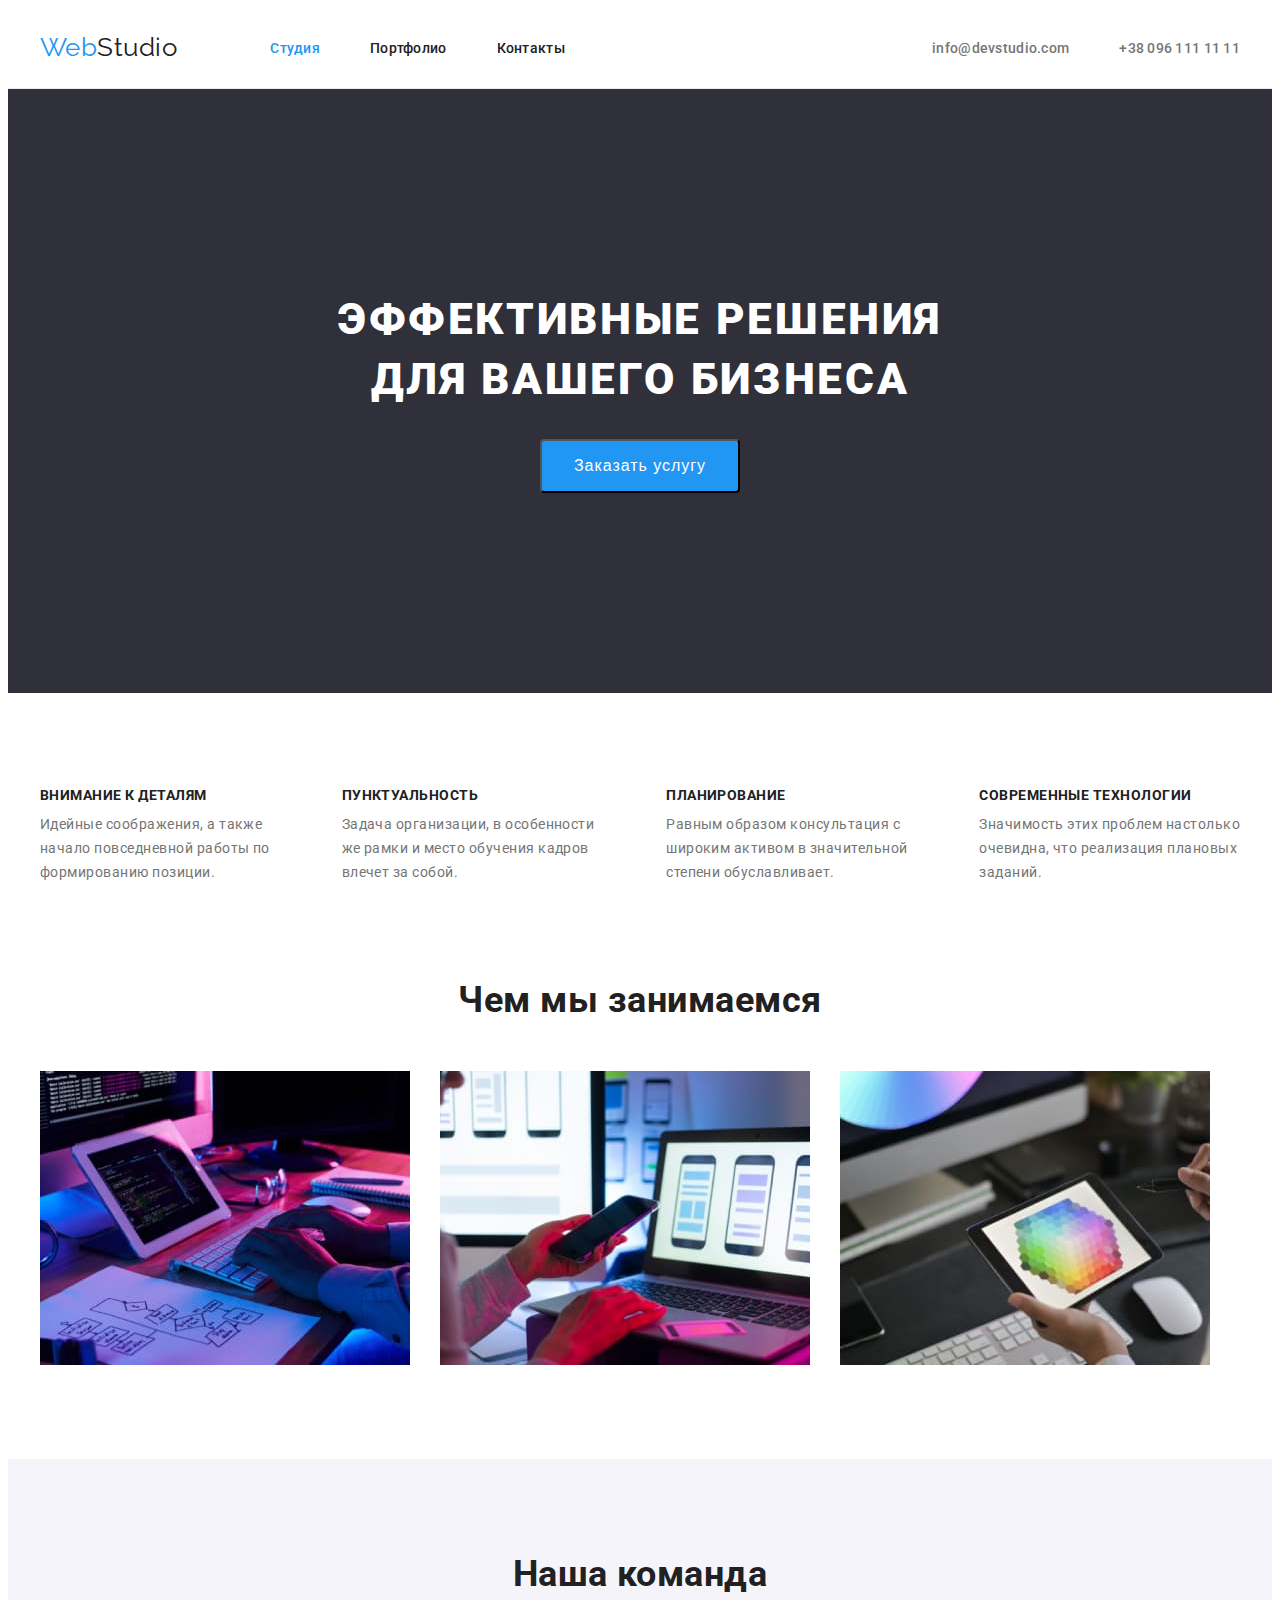
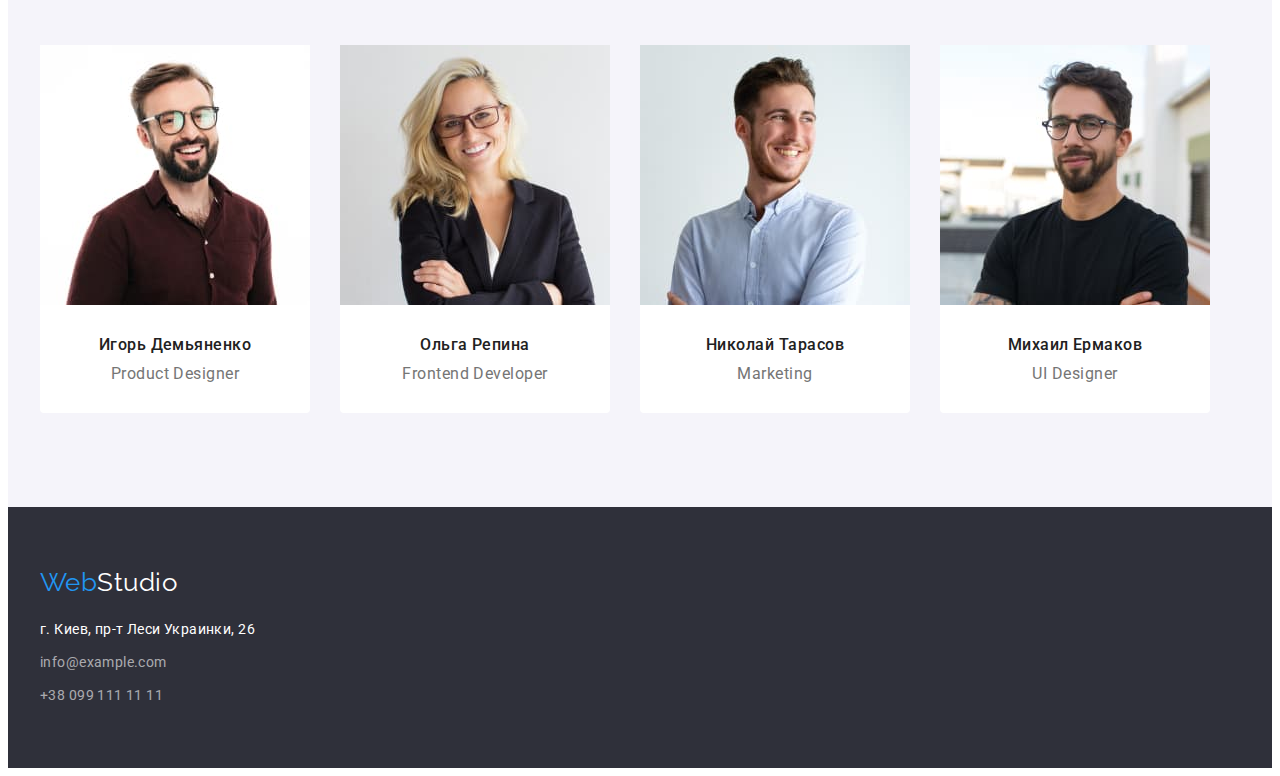
<file: index.html>
<!DOCTYPE html>
<html lang="ru">
<head>
    <meta charset="UTF-8">
    <meta http-equiv="X-UA-Compatible" content="IE=edge">
    <meta name="viewport" content="width=device-width, initial-scale=1.0">
    <title>Document</title>
    <link rel="stylesheet" href="https://cdnjs.cloudflare.com/ajax/libs/modern-normalize/1.1.0/modern-normalize.min.css"
        integrity="sha512-wpPYUAdjBVSE4KJnH1VR1HeZfpl1ub8YT/NKx4PuQ5NmX2tKuGu6U/JRp5y+Y8XG2tV+wKQpNHVUX03MfMFn9Q=="
        crossorigin="anonymous" referrerpolicy="no-referrer" />
    <link rel="stylesheet" href="./css/styles.css">
    <link rel="preconnect" href="https://fonts.googleapis.com">
    <link rel="preconnect" href="https://fonts.gstatic.com" crossorigin>
    <link href="https://fonts.googleapis.com/css2?family=Raleway:wght@700&family=Roboto:wght@400;500;700;900&display=swap"
        rel="stylesheet">
</head>
<body class="page">
    <header class="header"> 
    <div class="container header-container">
      <nav class="nav">  
        <a href="/" class="logo-link">
           Web<span>Studio</span>
        </a>
        <ul class="site-nav list">
            <li class="link-item current"><a href="" class="link">Студия</a></li>
            <li class="link-item"><a href="./portfolio.html" class="link">Портфолио</a></li>
            <li class="link-item"><a href="" class="link">Контакты</a></li>
        </ul>
      </nav> 
        <div class="header-connect">
        <ul class="contacts-header list">
            <li class="contacts-item"><a href="mailto:info@devstudio.com" class="link">info@devstudio.com</a></li>
            <li class="contacts-item"><a href="tel:+380961111111" class="link">+38 096 111 11 11</a></li>
        </ul>
        </div>
    </div>
    </header>
    <main>
        <section class="hero">
            <div class="container">
            <h1 class="hero-title">ЭФФЕКТИВНЫЕ РЕШЕНИЯ <br/> ДЛЯ ВАШЕГО БИЗНЕСА</h1>
            <button type="button" class="button">Заказать услугу</button>
            </div>
        </section>
        <section class="features">
            <div class="container">
            <ul class="features-list list">
                <li class="features-item">
                    <h2 class="features-title">Внимание к деталям</h2>
                    <p class="features-text">Идейные соображения, а также <br/> начало повседневной работы по <br/> формированию позиции.</p>
                </li>
                <li class="features-item">
                    <h2 class="features-title">Пунктуальность</h2>
                    <p class="features-text">Задача организации, в особенности <br/> же рамки и место обучения кадров <br/> влечет за собой.</p>
                </li>
                <li class="features-item">
                    <h2 class="features-title">Планирование</h2>
                    <p class="features-text">Равным образом консультация с <br/> широким активом в значительной <br/> степени обуславливает.</p>
                </li>
                <li class="features-item">
                    <h2 class="features-title">Современные технологии</h2>
                    <p class="features-text">Значимость этих проблем настолько <br/> очевидна, что реализация плановых <br/> заданий.</p>
                </li>
            </ul>
            </div>
        </section>
        <section class="section-about">
            <div class="container">
            <h2 class="section-title">Чем мы занимаемся</h2>
            <ul class="work-img list">
                <li class="img-item"><img src="./images/img-1.jpg" alt="человек печатает на клавиатуре" width="370"></li>
                <li class="img-item"><img src="./images/img-2.jpg" alt="человек за ноутбуком держит в руке смартфон" width="370"></li>
                <li class="img-item"><img src="./images/img-3.jpg" alt="человек работает на планшете" width="370"></li>
            </ul>
            </div>
        </section>
        <section class="section-team">
            <div class="container">
            <h2 class="section-title">Наша команда</h2>
            <ul class="team list">
                <li class="team-item">
                    <img class="team-img" src="./images/img-team-1.jpg" alt="мужчина с бородой и в очках улыбается" width="270">
                    <div class="team-container">
                    <h3 class="team-title">Игорь Демьяненко</h3>
                    <p class="team-text" lang="en">Product Designer</p>
                    </div>
                </li>
                <li class="team-item">
                    <img class="team-img" src="./images/img-team-2.jpg" alt="девушка блондинка в очках улыбается" width="270">
                    <div class="team-container">
                    <h3 class="team-title">Ольга Репина</h3>
                    <p class="team-text" lang="en">Frontend Developer</p>
                    </div>
                </li>
                <li class="team-item">
                    <img class="team-img" src="./images/img-team-3.jpg" alt="мужчина улыбается" width="270">
                    <div class="team-container">
                    <h3 class="team-title">Николай Тарасов</h3>
                    <p class="team-text" lang="en">Marketing</p>
                    </div>
                </li>
                <li class="team-item">
                    <img class="team-img" src="./images/img-team-4.jpg" alt="мужчина с бородой и в очках улыбается" width="270">
                    <div class="team-container">
                    <h3 class="team-title">Михаил Ермаков</h3>
                    <p class="team-text" lang="en">UI Designer</p>
                    </div>
                </li>
            </ul>
            </div>
        </section>
    </main>
    <footer class="footer">
        <div class="container">
        <a href="/" class="logo-link">
             Web<span>Studio</span>
        </a>
        <address class="nav">
            <ul class="contacts-footer list">
                <li class="contact-item">
                    <a class="address" href="https://goo.gl/maps/2gkyWeUbLo5GTh3J6">г. Киев, пр-т Леси Украинки, 26</a>
                </li>
                <li class="contact-item">
                    <a href="maito:info@example.com" class="item">info@example.com</a>
                </li>
                <li class="contact-item">
                    <a href="tel:+380991111111" class="item">+38 099 111 11 11</a>
                </li>
            </ul>
        </address>
        </div>
    </footer>
</body>
</html>
</file>
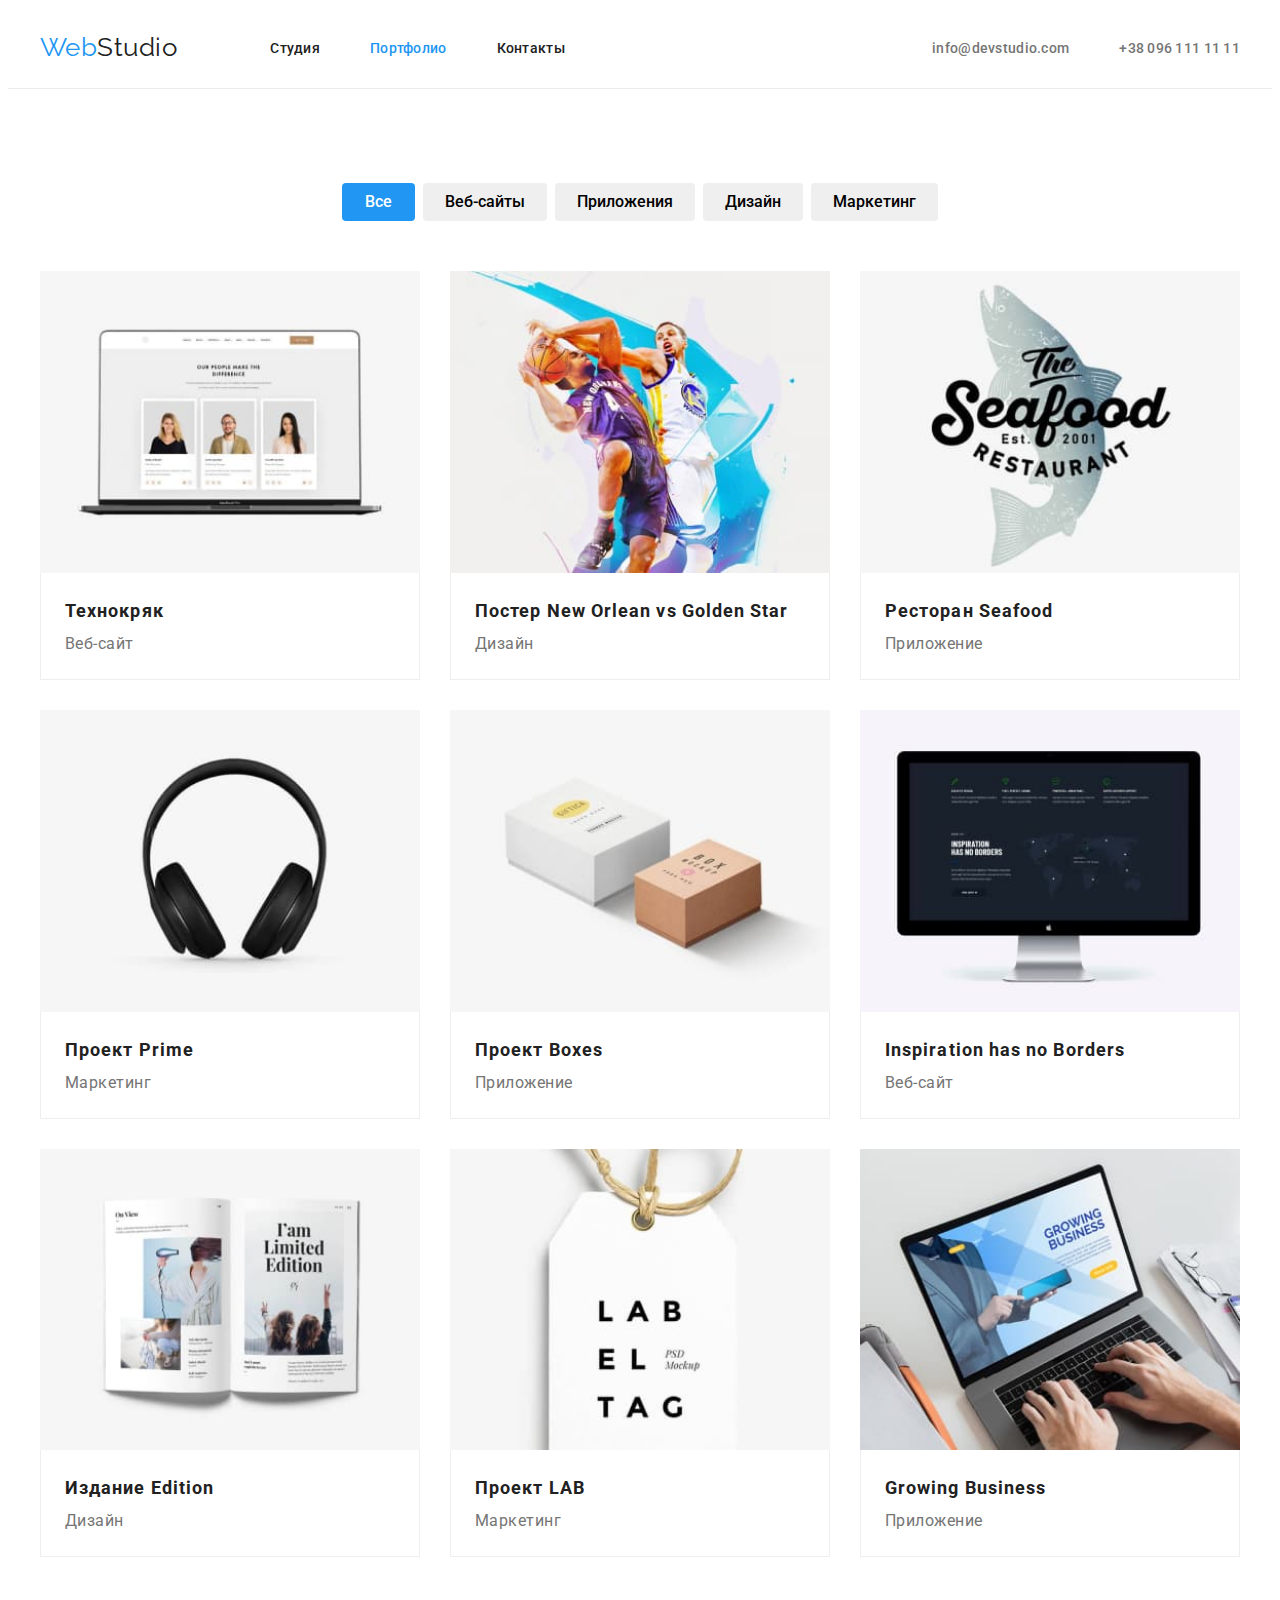
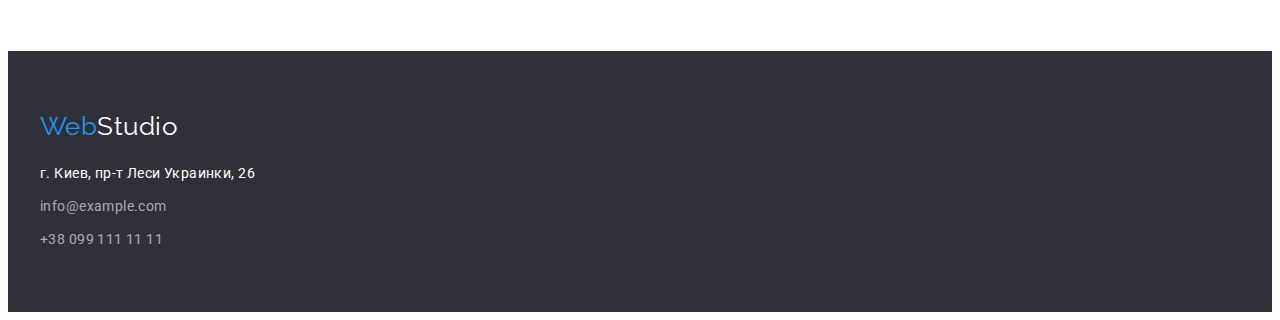
<file: portfolio.html>
<!DOCTYPE html>
<html lang="en">
<head>
    <meta charset="UTF-8">
    <meta http-equiv="X-UA-Compatible" content="IE=edge">
    <meta name="viewport" content="width=device-width, initial-scale=1.0">
    <title>Document</title>
    <link rel="stylesheet" href="https://cdnjs.cloudflare.com/ajax/libs/modern-normalize/1.1.0/modern-normalize.min.css"
        integrity="sha512-wpPYUAdjBVSE4KJnH1VR1HeZfpl1ub8YT/NKx4PuQ5NmX2tKuGu6U/JRp5y+Y8XG2tV+wKQpNHVUX03MfMFn9Q=="
        crossorigin="anonymous" referrerpolicy="no-referrer" />
    <link rel="stylesheet" href="./css/styles.css">
    <link rel="preconnect" href="https://fonts.googleapis.com">
    <link rel="preconnect" href="https://fonts.gstatic.com" crossorigin>
    <link href="https://fonts.googleapis.com/css2?family=Raleway:wght@700&family=Roboto:wght@400;500;700;900&display=swap"
        rel="stylesheet">
</head>
<body class="page">
    <header class="header">
        <div class="container header-container">
        <nav class="nav">
            <a href="/" class="logo-link">
            Web<span>Studio</span>
            </a>
            <ul class="site-nav list">
                <li class="link-item"><a href="./index.html" class="link">Студия</a></li>
                <li class="link-item current"><a href="" class="link">Портфолио</a></li>
                <li class="link-item"><a href="" class="link">Контакты</a></li>
            </ul>
        </nav>
        <div class="header-connect">
        <ul class="contacts-header list">
            <li class="contacts-item"><a href="mailto:info@devstudio.com" class="link">info@devstudio.com</a></li>
            <li class="contacts-item"><a href="tel:+380961111111" class="link">+38 096 111 11 11</a></li>
        </ul>
        </div>
        </div>
    </header>
    <main>
        <section class="section-portfolio">
            <h1 style="display: none;">Проекты</h1>
            <div class="container portfolio-container">
            <ul class="filter list">
                <li class="filter-item">
                    <button class="button primary-botton" type="button">Все</button>
                </li>
                <li class="filter-item">
                    <button class="button" type="button">Веб&#8209;сайты</button>
                </li>
                <li class="filter-item">    
                    <button class="button" type="button">Приложения</button>
                </li>
                <li class="filter-item">    
                    <button class="button" type="button">Дизайн</button>
                </li>
                <li class="filter-item">   
                    <button class="button" type="button">Маркетинг</button>
                </li>
            </ul>
            <ul class="portfolio list">
                <li class="portfolio-item">
                    <a href="">
                    <img src="./images/img-work-1.jpg" alt="наша команда" width="370">
                    <div class="box">
                        <h2 class="portfolio-title">Технокряк</h2>
                        <p class="portfolio-text">Веб-сайт</p>
                    </div>
                    </a>
                </li>
                <li class="portfolio-item">
                    <a href="">
                    <img src="./images/img-work-2.jpg" alt="спортсмены играют в баскетбол" width="370">
                    <div class="box">
                        <h2 class="portfolio-title">Постер <span lang="en">New Orlean vs Golden Star</span></h2>
                        <p class="portfolio-text">Дизайн</p>
                    </div>
                    </a>
                </li>
                <li class="portfolio-item">
                    <a href="">
                    <img src="./images/img-work-3.jpg" alt="эмблема ресторана - рыба" width="370">
                    <div class="box">
                        <h2 class="portfolio-title">Ресторан <span lang="en">Seafood</span></h2>
                        <p class="portfolio-text">Приложение</p>
                    </div>
                    </a>
                </li>
                <li class="portfolio-item">
                    <a href="">
                    <img src="./images/img-work-4.jpg" alt="наушники" width="370">
                    <div class="box">
                        <h2 class="portfolio-title">Проект <span lang="en">Prime</span></h2>
                        <p class="portfolio-text">Маркетинг</p>
                    </div>
                    </a>
                </li>
                <li class="portfolio-item">
                    <a href="">
                    <img src="./images/img-work-5.jpg" alt="коробки" width="370">
                    <div class="box">
                        <h2 class="portfolio-title">Проект <span lang="en">Boxes</span></h2>
                        <p class="portfolio-text">Приложение</p>
                    </div>
                    </a>
                </li>
                <li class="portfolio-item">
                    <a href="">
                    <img src="./images/img-work-6.jpg" alt="компьютер" width="370">
                    <div class="box">
                        <h2 class="portfolio-title" lang="en">Inspiration has no Borders</h2>
                        <p class="portfolio-text">Веб-сайт</p>
                    </div>
                    </a>
                </li>
                <li class="portfolio-item">
                    <a href="">
                    <img src="./images/img-work-7.jpg" alt="журнал" width="370">
                    <div class="box">
                        <h2 class="portfolio-title">Издание <span lang="en">Edition</span></h2>
                        <p class="portfolio-text">Дизайн</p>
                    </div>
                    </a>
                </li>
                <li class="portfolio-item">
                    <a href="">
                    <img src="./images/img-work-8.jpg" alt="бирка" width="370">
                    <div class="box">
                        <h2 class="portfolio-title">Проект <span lang="en">LAB</span></h2>
                        <p class="portfolio-text">Маркетинг</p>
                    </div>
                    </a>
                </li>
                <li class="portfolio-item">
                    <a href="">
                    <img src="./images/img-work-9.jpg" alt="ноутбук" width="370">
                    <div class="box">
                        <h2 class="portfolio-title" lang="en">Growing Business</h2>
                        <p class="portfolio-text">Приложение</p>
                    </div>
                    </a>
                </li>
            </ul>
            </div>
        </section>
    </main>
    <footer class="footer">
        <div class="container">
        <a class="logo-link" href="/">
            Web<span>Studio</span>
        </a>
        <address>
            <ul class="contacts-footer list">
                <li class="contact-item">
                    <a class="address" href="https://goo.gl/maps/2gkyWeUbLo5GTh3J6">г. Киев, пр-т Леси Украинки, 26</a>
                </li>
                <li class="contact-item">
                    <a href="maito:info@example.com" class="item">info@example.com</a>
                </li>
                <li class="contact-item">
                    <a href="tel:+380991111111" class="item">+38 099 111 11 11</a>
                </li>
            </ul>
        </address>
        </div>
    </footer>
</body>
</html>
</file>
<file: css/styles.css>
:root {
  --first-text-color: #212121;
  --first-background-color: #ffffff;
  --second-background-color: #2f303a;
  --secondary-text-color: #757575;
  --accent-color: #2196f3;
}

p,
h1,
h2,
h3,
h4,
h5,
h6 {
  margin: 0;
}
ul {
  margin: 0;
  padding: 0;
}
img {
  display: block;
  width: 100%;
  height: auto;
}
button {
  cursor: pointer;
}

body {
  background-color: var(--first-background-color);
  color: var(--first-text-color);
  font-family: Roboto, sans-serif;
  letter-spacing: 0.03em;
}
.container {
  width: 1200px;
  padding-left: 15px;
  padding-right: 15px;
  margin: 0 auto;
}

/*------------------HEADER-------------------*/

.header {
  padding-top: 24px;
  padding-bottom: 25px;
  border-bottom: 1px solid #ececec;
}
.header-container {
  display: flex;
  align-items: center;
}
.nav {
  display: flex;
  align-items: center;
}
.header-connect {
  margin-left: auto;
}
.logo-link {
  font-family: Raleway;
  font-size: 26px;
  line-height: calc(31 / 26);
  color: var(--accent-color);
  text-decoration: none;
  margin-right: 93px;
}
.header span {
  color: var(--first-text-color);
}
.site-nav,
.contacts-header {
  display: flex;
}
.site-nav .link,
.contacts-header .link,
.contacts-footer .link {
  color: inherit;
  font-weight: 500;
  font-size: 14px;
  line-height: calc(16 / 14);
  letter-spacing: 0.02em;
  text-decoration: none;
}
.contacts-header .link,
.contacts-footer .link {
  color: var(--secondary-text-color);
}
.site-nav .link-item {
  margin-right: 50px;
}
.site-nav .link-item:last-child {
  margin-right: 0;
}
.contacts-item:not(:last-child) {
  margin-right: 50px;
}
.site-nav .link:hover,
.contacts-header .link:hover,
.contacts-footer .link:hover,
.site-nav .link:focus,
.contacts-header .link:focus,
.contacts-footer .link:focus {
  color: var(--accent-color);
}
.contacts-header a:hover,
.contacts-footer a:hover,
.contacts-header a:focus,
.contacts-footer a:focus {
  color: var(--accent-color);
}
.current {
  color: var(--accent-color);
}

/*------------------HERO------------------*/

.hero {
  color: var(--first-background-color);
  background-color: var(--second-background-color);
  text-align: center;
  padding-top: 200px;
  padding-bottom: 200px;
}
.hero-title {
  font-weight: 900;
  font-size: 44px;
  line-height: calc(60 / 44);
  letter-spacing: 0.06em;
  text-transform: uppercase;
  text-align: center;
  margin-bottom: 30px;
  width: 696px;
  margin-left: auto;
  margin-right: auto;
}
.hero .button {
  font-size: 16px;
  line-height: 1.87;
  align-items: center;
  letter-spacing: 0.06em;
  cursor: pointer;
  color: var(--first-background-color);
  background-color: var(--accent-color);
  border-radius: 4px;
  padding: 10px 32px;
}

.hero .button:hover,
.hero .button:focus,
.filter .button:hover,
.filter .button:focus {
  color: var(--first-background-color);
  background-color: var(--accent-color);
}

/*----------------ABOUT----------------*/

.section-about,
.section-team {
  padding-top: 94px;
  padding-bottom: 94px;
}
.section-team {
  background-color: #f5f4fa;
}
.section-title {
  font-size: 36px;
  line-height: calc(42 / 36);
  text-align: center;
  text-align: center;
  margin-bottom: 50px;
}
.team-container {
  padding-top: 30px;
  padding-bottom: 30px;
  text-align: center;
}
.work-img {
  display: flex;
}
.img-item:not(:last-child) {
  margin-right: 30px;
}

/*----------------FEATURES---------------*/

.features-title {
  font-size: 14px;
  line-height: calc(16 / 14);
  text-transform: uppercase;
  margin-bottom: 10px;
}
.team-title,
.portfolio-title {
  color: var(--first-text-color);
}
.team-title {
  font-weight: 500;
  font-size: 16px;
  line-height: calc(19 / 16);
  margin-bottom: 10px;
}
.team {
  display: flex;
}
.team-item:not(:last-child) {
  margin-right: 30px;
}
.team-item {
  background-color: #ffffff;
  border-radius: 0px 0px 4px 4px;
}
.portfolio-title {
  font-size: 18px;
  line-height: 2;
  letter-spacing: 0.06em;
}
.features-list {
  display: flex;
  justify-content: space-between;
}
.features {
  padding-top: 94px;
}
.features-text,
.team-text,
.portfolio-text {
  color: var(--secondary-text-color);
}
.features-text {
  font-size: 14px;
  line-height: 1.71;
}
.team-text {
  font-size: 16px;
  line-height: calc(19 / 16);
}

/*---------------PORTFOLIO--------------*/

.portfolio-text {
  font-size: 16px;
  line-height: 1.87;
}
.portfolio {
  display: flex;
  margin-right: -30px;
  flex-wrap: wrap;
  margin-bottom: -30px;
}
.portfolio-item {
  width: calc(100% / 3 - 30px);
  margin-right: 30px;
  margin-bottom: 30px;
}
.section-portfolio {
  padding-top: 94px;
  padding-bottom: 94px;
}
.filter .button {
  font-family: inherit;
  font-weight: 500;
  font-size: 16px;
  line-height: 1.62;
  text-align: center;
  cursor: pointer;
  min-width: 73px;
  border-radius: 4px;
  padding: 6px 22px;
  display: inline-block;
  border: none;
}
.primary-botton {
  background-color: var(--accent-color);
  color: var(--first-background-color);
}
.filter {
  display: flex;
  justify-content: center;
  margin-bottom: 50px;
}
.filter-item:not(:last-child) {
  margin-right: 8px;
}
.box {
  border-right-width: 1px;
  border-right-style: solid;
  border-right-color: #eeeeee;
  border-bottom-width: 1px;
  border-bottom-style: solid;
  border-bottom-color: #eeeeee;
  border-left-width: 1px;
  border-left-style: solid;
  border-left-color: #eeeeee;
  padding: 20px 24px;
}
.portfolio-item a {
  text-decoration: none;
  display: block;
}

/*--------------------FOOTER-----------------*/

.footer {
  background-color: var(--second-background-color);
  padding-top: 60px;
  padding-bottom: 60px;
}
.list {
  list-style: none;
}
.address,
.item {
  color: var(--first-background-color);
  text-decoration: none;
  font-style: normal;
  font-size: 14px;
  line-height: 1.71;
  letter-spacing: 0.03em;
}
.item {
  color: rgba(255, 255, 255, 0.6);
}
.footer span {
  color: var(--first-background-color);
}
.contact-item:not(:last-child) {
  margin-bottom: 9px;
}
.footer .logo-link {
  margin-right: 0;
  margin-bottom: 20px;
  display: block;
}
</file>
